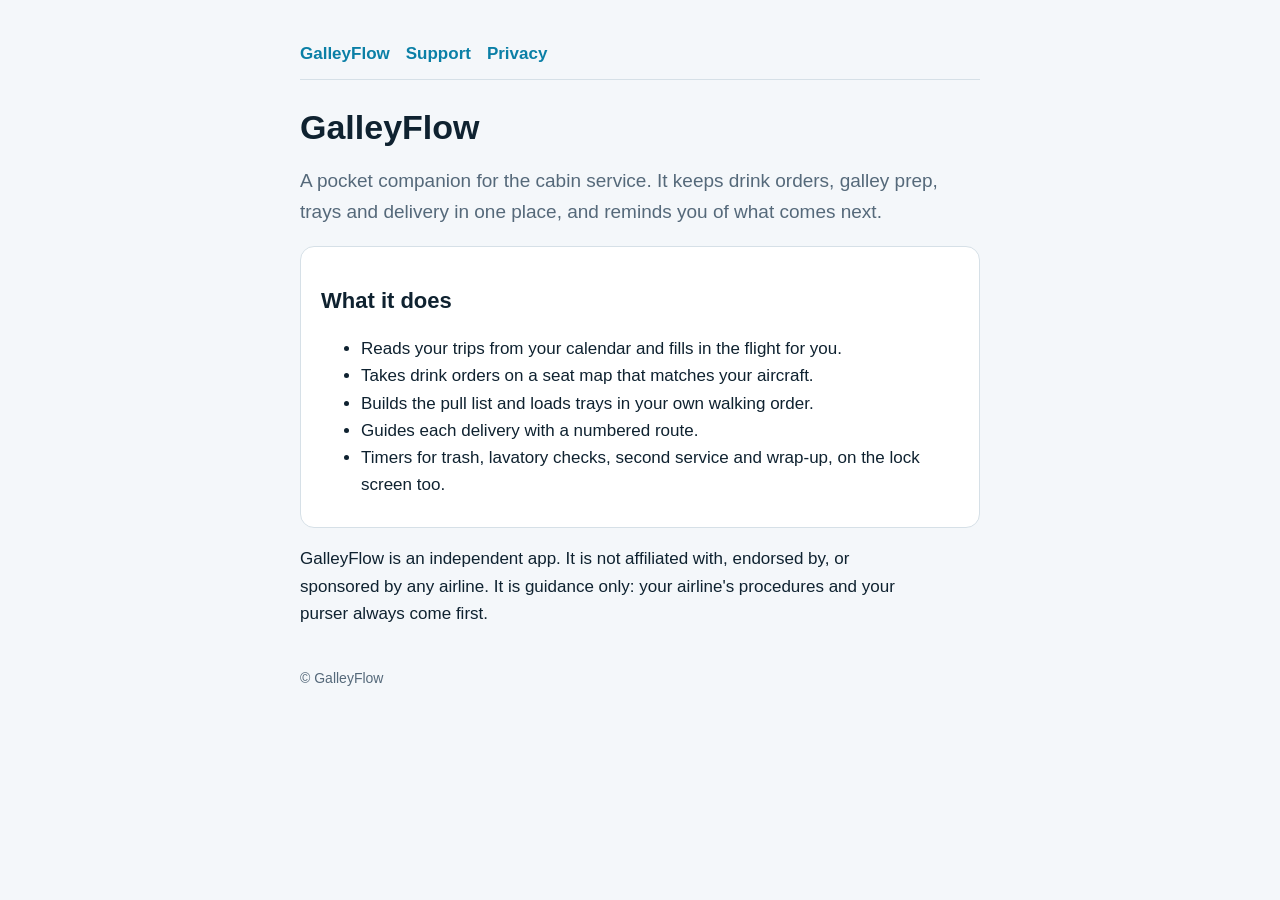
<file: index.html>
<!doctype html>
<html lang="en"><head><meta charset="utf-8"><meta name="viewport" content="width=device-width, initial-scale=1">
<title>GalleyFlow</title><link rel="stylesheet" href="style.css"></head>
<body><main>
<nav><a href="index.html">GalleyFlow</a><a href="support.html">Support</a><a href="privacy.html">Privacy</a></nav>
<h1>GalleyFlow</h1>
<p class="lede">A pocket companion for the cabin service. It keeps drink orders, galley prep, trays and delivery in one place, and reminds you of what comes next.</p>
<div class="card">
<h2>What it does</h2>
<ul>
<li>Reads your trips from your calendar and fills in the flight for you.</li>
<li>Takes drink orders on a seat map that matches your aircraft.</li>
<li>Builds the pull list and loads trays in your own walking order.</li>
<li>Guides each delivery with a numbered route.</li>
<li>Timers for trash, lavatory checks, second service and wrap-up, on the lock screen too.</li>
</ul>
</div>
<p>GalleyFlow is an independent app. It is not affiliated with, endorsed by, or sponsored by any airline. It is guidance only: your airline's procedures and your purser always come first.</p>
<footer>&copy; GalleyFlow</footer>
</main></body></html>
</file>
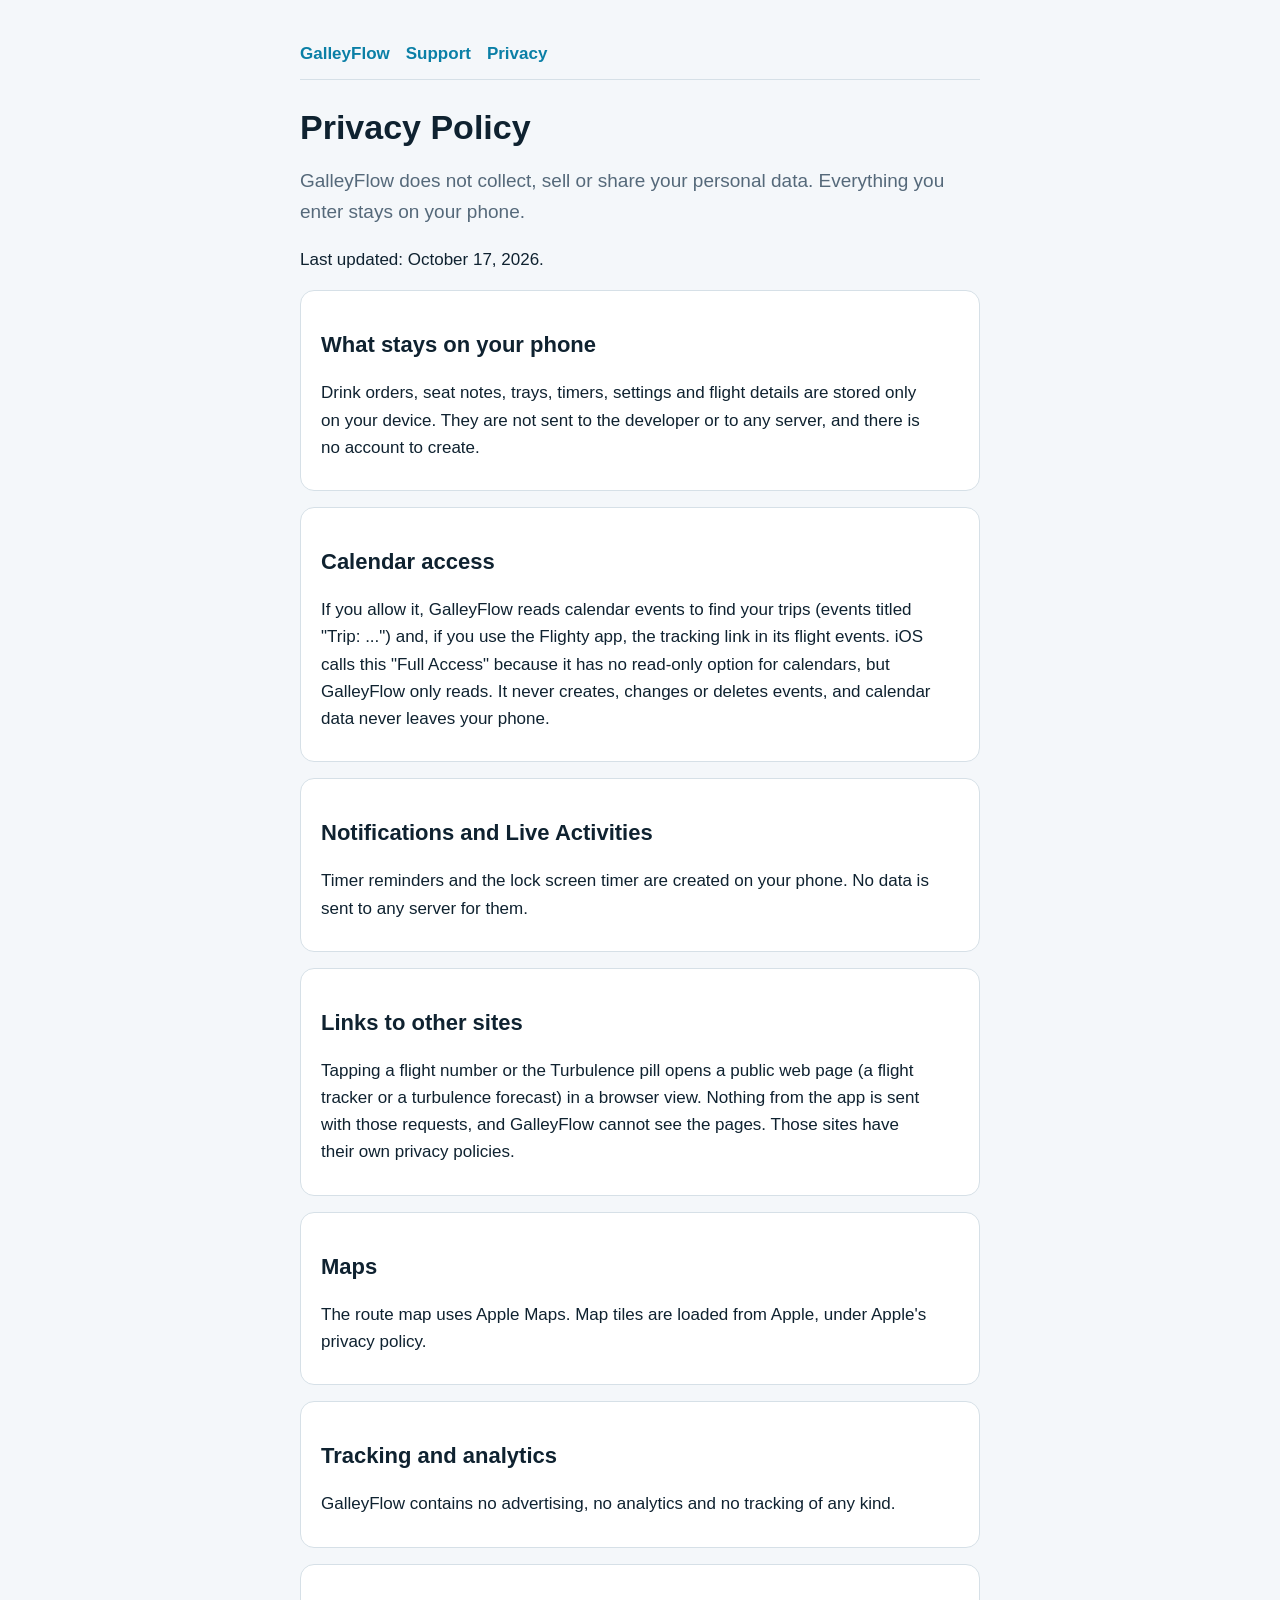
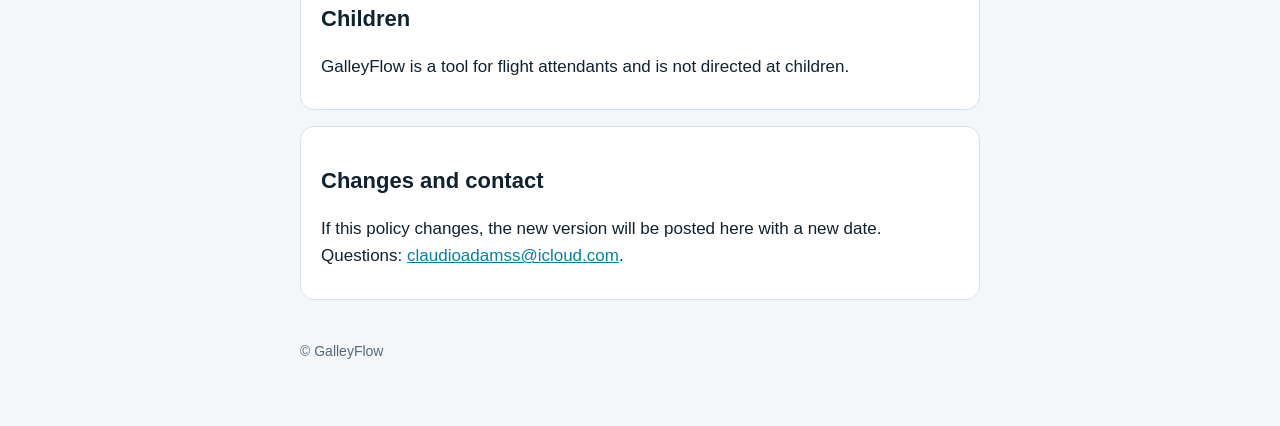
<file: privacy.html>
<!doctype html>
<html lang="en"><head><meta charset="utf-8"><meta name="viewport" content="width=device-width, initial-scale=1">
<title>GalleyFlow Privacy Policy</title><link rel="stylesheet" href="style.css"></head>
<body><main>
<nav><a href="index.html">GalleyFlow</a><a href="support.html">Support</a><a href="privacy.html">Privacy</a></nav>
<h1>Privacy Policy</h1>
<p class="lede">GalleyFlow does not collect, sell or share your personal data. Everything you enter stays on your phone.</p>
<p>Last updated: October 17, 2026.</p>
<div class="card">
<h2>What stays on your phone</h2>
<p>Drink orders, seat notes, trays, timers, settings and flight details are stored only on your device. They are not sent to the developer or to any server, and there is no account to create.</p>
</div>
<div class="card">
<h2>Calendar access</h2>
<p>If you allow it, GalleyFlow reads calendar events to find your trips (events titled "Trip: ...") and, if you use the Flighty app, the tracking link in its flight events. iOS calls this "Full Access" because it has no read-only option for calendars, but GalleyFlow only reads. It never creates, changes or deletes events, and calendar data never leaves your phone.</p>
</div>
<div class="card">
<h2>Notifications and Live Activities</h2>
<p>Timer reminders and the lock screen timer are created on your phone. No data is sent to any server for them.</p>
</div>
<div class="card">
<h2>Links to other sites</h2>
<p>Tapping a flight number or the Turbulence pill opens a public web page (a flight tracker or a turbulence forecast) in a browser view. Nothing from the app is sent with those requests, and GalleyFlow cannot see the pages. Those sites have their own privacy policies.</p>
</div>
<div class="card">
<h2>Maps</h2>
<p>The route map uses Apple Maps. Map tiles are loaded from Apple, under Apple's privacy policy.</p>
</div>
<div class="card">
<h2>Tracking and analytics</h2>
<p>GalleyFlow contains no advertising, no analytics and no tracking of any kind.</p>
</div>
<div class="card">
<h2>Children</h2>
<p>GalleyFlow is a tool for flight attendants and is not directed at children.</p>
</div>
<div class="card">
<h2>Changes and contact</h2>
<p>If this policy changes, the new version will be posted here with a new date. Questions: <a href="mailto:claudioadamss@icloud.com">claudioadamss@icloud.com</a>.</p>
</div>
<footer>&copy; GalleyFlow</footer>
</main></body></html>
</file>
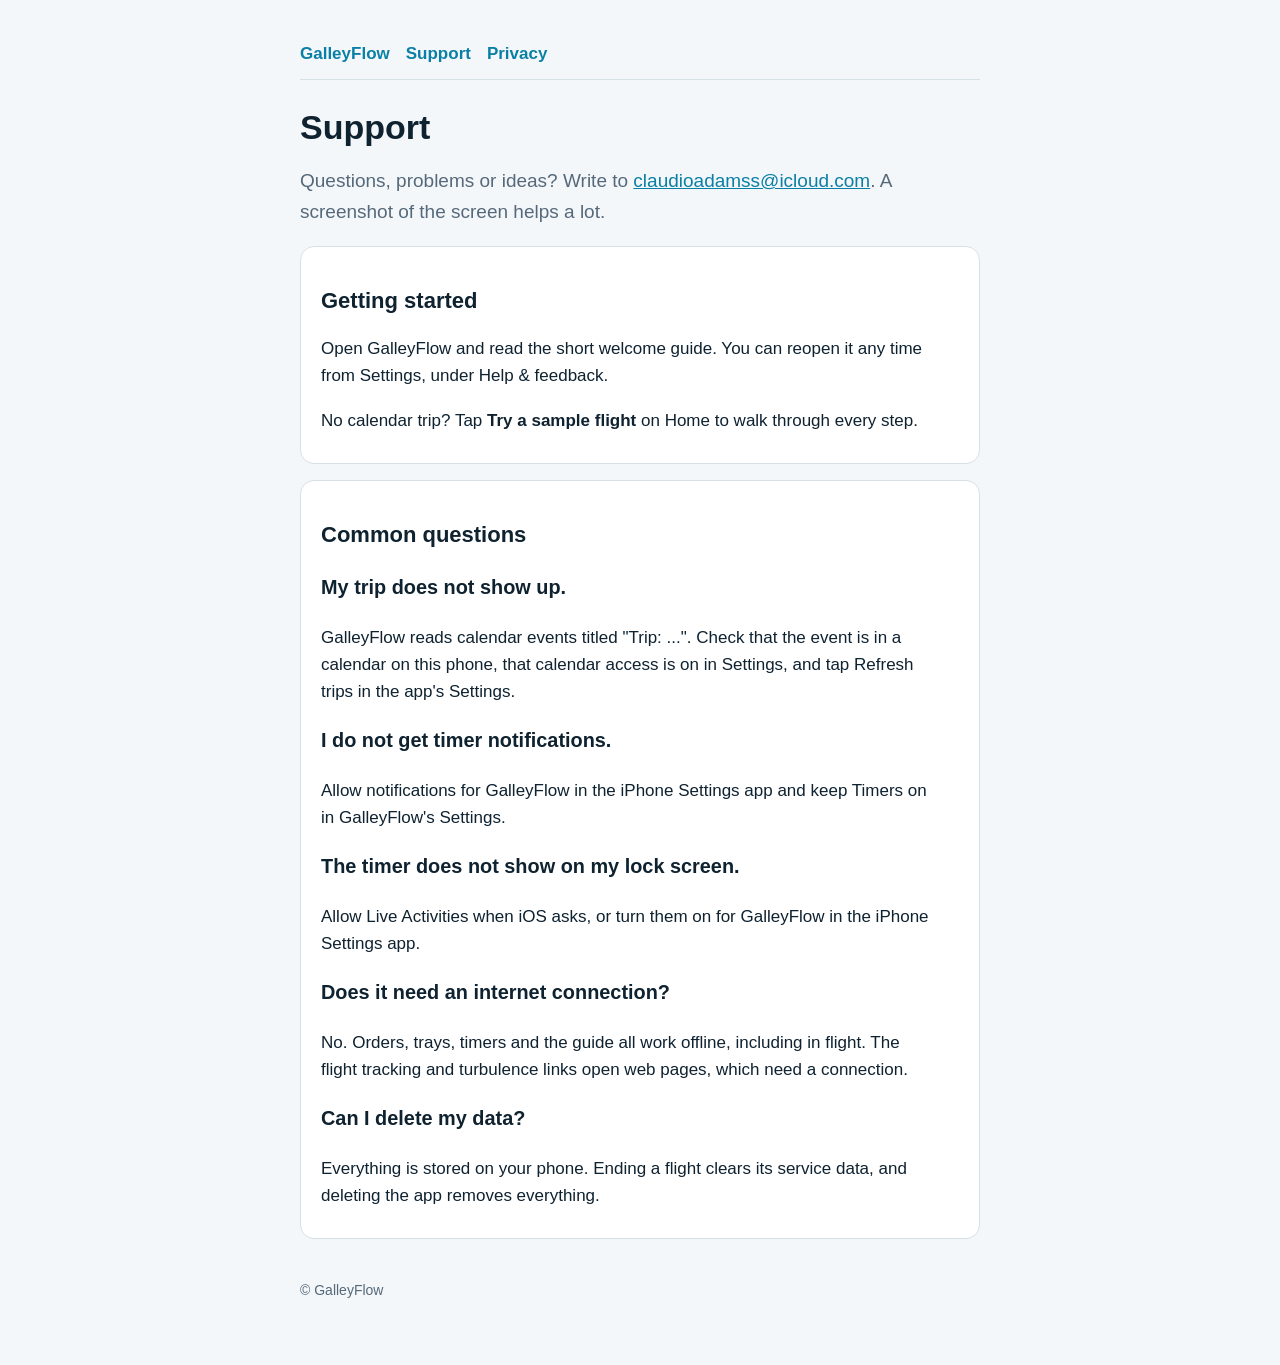
<file: support.html>
<!doctype html>
<html lang="en"><head><meta charset="utf-8"><meta name="viewport" content="width=device-width, initial-scale=1">
<title>GalleyFlow Support</title><link rel="stylesheet" href="style.css"></head>
<body><main>
<nav><a href="index.html">GalleyFlow</a><a href="support.html">Support</a><a href="privacy.html">Privacy</a></nav>
<h1>Support</h1>
<p class="lede">Questions, problems or ideas? Write to <a href="mailto:claudioadamss@icloud.com">claudioadamss@icloud.com</a>. A screenshot of the screen helps a lot.</p>
<div class="card">
<h2>Getting started</h2>
<p>Open GalleyFlow and read the short welcome guide. You can reopen it any time from Settings, under Help &amp; feedback.</p>
<p>No calendar trip? Tap <b>Try a sample flight</b> on Home to walk through every step.</p>
</div>
<div class="card">
<h2>Common questions</h2>
<h3>My trip does not show up.</h3>
<p>GalleyFlow reads calendar events titled "Trip: ...". Check that the event is in a calendar on this phone, that calendar access is on in Settings, and tap Refresh trips in the app's Settings.</p>
<h3>I do not get timer notifications.</h3>
<p>Allow notifications for GalleyFlow in the iPhone Settings app and keep Timers on in GalleyFlow's Settings.</p>
<h3>The timer does not show on my lock screen.</h3>
<p>Allow Live Activities when iOS asks, or turn them on for GalleyFlow in the iPhone Settings app.</p>
<h3>Does it need an internet connection?</h3>
<p>No. Orders, trays, timers and the guide all work offline, including in flight. The flight tracking and turbulence links open web pages, which need a connection.</p>
<h3>Can I delete my data?</h3>
<p>Everything is stored on your phone. Ending a flight clears its service data, and deleting the app removes everything.</p>
</div>
<footer>&copy; GalleyFlow</footer>
</main></body></html>
</file>
<file: style.css>
:root { --bg:#f4f7fa; --card:#ffffff; --ink:#0f2230; --muted:#55697a; --line:#d6e0e7; --accent:#0a7fa6; }
@media (prefers-color-scheme: dark) { :root { --bg:#0b1721; --card:#122431; --ink:#e6f0f6; --muted:#93a9b8; --line:#234052; --accent:#4cc3ea; } }
* { box-sizing: border-box; }
body { margin:0; background:var(--bg); color:var(--ink); font:17px/1.6 -apple-system, "Segoe UI", Helvetica, Arial, sans-serif; }
main { max-width: 720px; margin: 0 auto; padding: 40px 20px 64px; }
h1 { font-size: 34px; line-height:1.15; margin: 0 0 8px; }
h2 { font-size: 22px; margin: 32px 0 8px; }
p, li { max-width: 65ch; }
.lede { color: var(--muted); font-size: 19px; }
a { color: var(--accent); }
nav { display:flex; gap:16px; flex-wrap:wrap; margin: 0 0 28px; padding-bottom:12px; border-bottom:1px solid var(--line); }
nav a { text-decoration:none; font-weight:600; }
.card { background:var(--card); border:1px solid var(--line); border-radius:14px; padding:4px 20px 12px; margin: 16px 0; }
footer { margin-top:40px; color:var(--muted); font-size:14px; }
</file>
